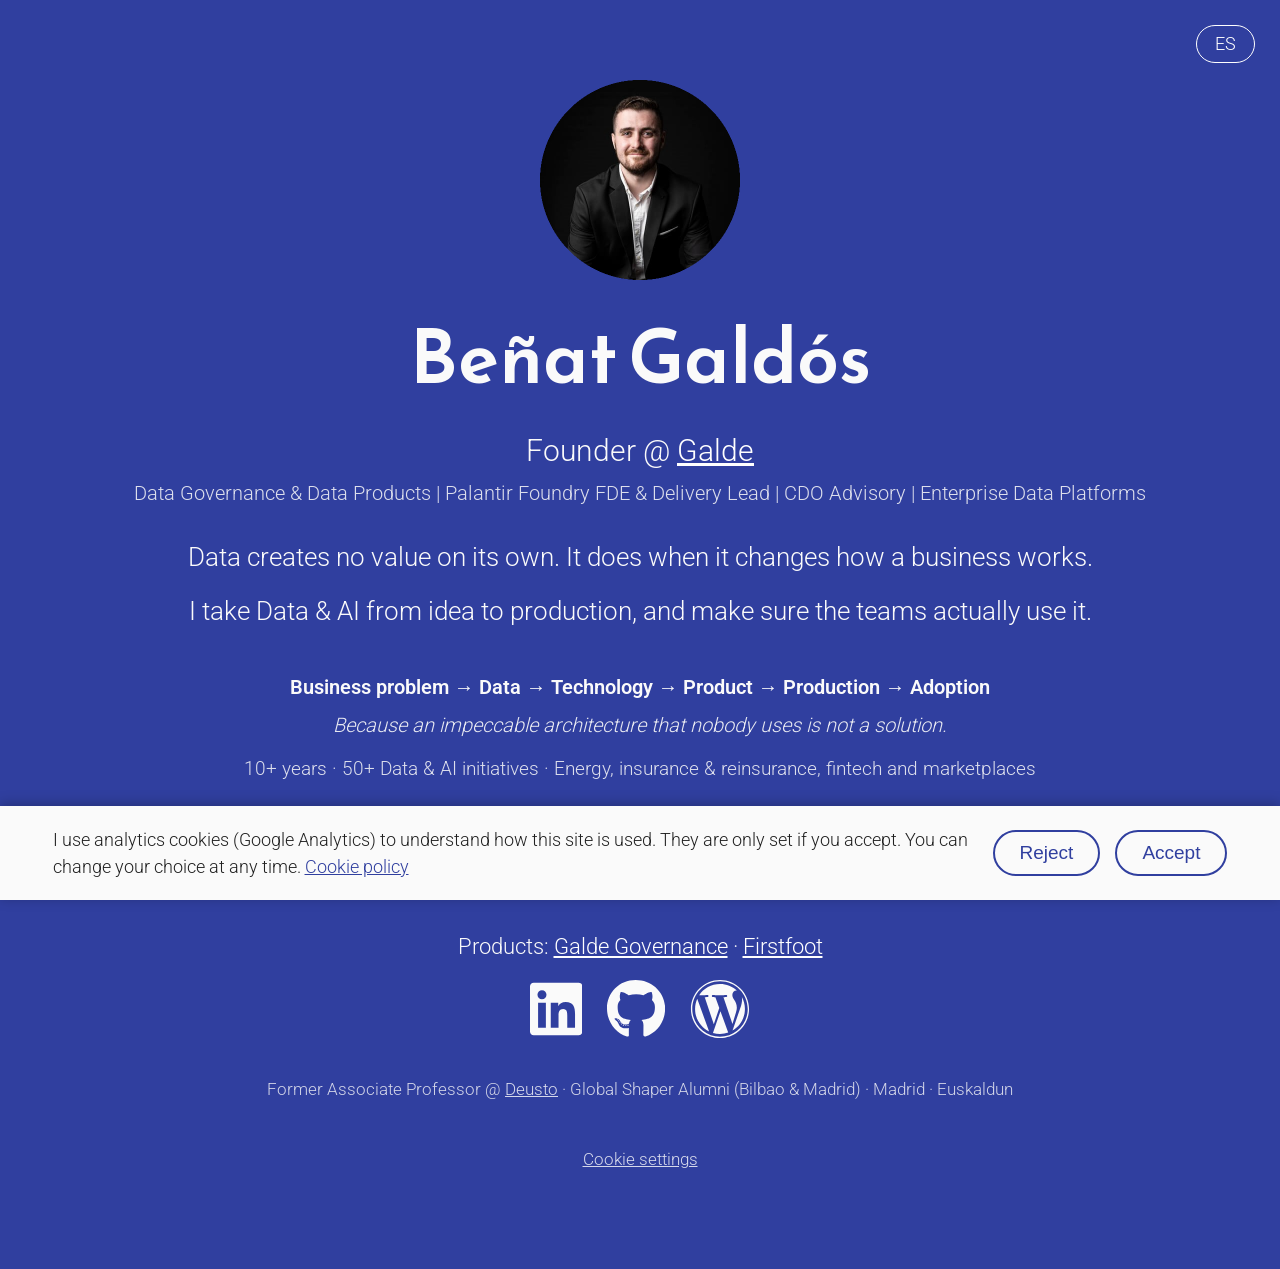
<file: index.html>
<!DOCTYPE html>
<html lang="en">
	<head>

	<!-- Google Analytics: ahora se carga desde js/cookies.js solo si se aceptan las cookies -->

	<meta charset="utf-8">
	<meta http-equiv="X-UA-Compatible" content="IE=edge">
	<meta name="viewport" content="width=device-width, initial-scale=1.0">

	<title>Beñat Galdós · Data Governance &amp; Palantir Foundry</title>
	<meta name="description" content="Beñat Galdós, founder of Galde. Data governance, data products and Palantir Foundry delivery. Based in Madrid.">

	<!-- Idiomas alternativos y redes sociales -->
	<link rel="alternate" hreflang="en" href="https://benatgaldos.net/">
	<link rel="alternate" hreflang="es" href="https://benatgaldos.net/es/">
	<link rel="alternate" hreflang="x-default" href="https://benatgaldos.net/">
	<link rel="canonical" href="https://benatgaldos.net/">
	<meta property="og:type" content="website">
	<meta property="og:title" content="Beñat Galdós · Data Governance &amp; Palantir Foundry">
	<meta property="og:description" content="Beñat Galdós, founder of Galde. Data governance, data products and Palantir Foundry delivery. Based in Madrid.">
	<meta property="og:image" content="https://benatgaldos.net/img/benat.png">
	<meta property="og:url" content="https://benatgaldos.net/">
	<meta name="twitter:card" content="summary">

	<link rel="icon" href="./img/galde.png" type="image/png" />

	<link rel="preload" href="./fonts/roboto-latin-300-normal.woff2" as="font" type="font/woff2" crossorigin>
	<link rel="preload" href="./fonts/reem-kufi-latin-600-normal.woff2" as="font" type="font/woff2" crossorigin>
	<link rel="stylesheet" href="./css/reset.css">
	<link rel="stylesheet" href="./css/styles.css">
	<link rel="stylesheet" href="./css/themes/indigo-white.css">
	<script src="./js/cookies.js" defer></script>
	<!-- Datos estructurados (schema.org/Person): ayudan a buscadores y asistentes de IA a identificarte y distinguirte de otras personas con tu apellido -->
	<script type="application/ld+json">
	{
	  "@context": "https://schema.org",
	  "@type": "Person",
	  "name": "Beñat Galdós",
	  "alternateName": [
	    "Benat Galdos",
	    "Beñat Galdós Aizpurua"
	  ],
	  "url": "https://benatgaldos.net/",
	  "image": "https://benatgaldos.net/img/benat.png",
	  "description": "Founder of Galde. Data governance, data products and Palantir Foundry delivery, based in Madrid.",
	  "jobTitle": "Founder, Data Governance & Palantir Foundry",
	  "worksFor": {
	    "@type": "Organization",
	    "name": "Galde",
	    "url": "https://galde.app/"
	  },
	  "address": {
	    "@type": "PostalAddress",
	    "addressLocality": "Madrid",
	    "addressCountry": "ES"
	  },
	  "knowsAbout": [
	    "Data Governance",
	    "Data Products",
	    "Palantir Foundry",
	    "Enterprise Data Platforms",
	    "CDO Advisory",
	    "Data & AI"
	  ],
	  "sameAs": [
	    "https://www.linkedin.com/in/benatgaldos/",
	    "https://github.com/Benny96",
	    "https://x.com/benat_galdos",
	    "https://www.bennytacora.com/"
	  ]
	}
	</script>
	</head>
	<body>
		<main>
			<div class="lang"><a href="./es/" hreflang="es">ES</a></div>
			<div class="logo">
				<span>
					<img src="./img/benat.png" alt="Beñat Galdós" style="width: 100%; height: 100%;"/>
				</span>
			</div>
			<h1 class="intro">Beñat Galdós</h1>
			<div class="tagline">Founder @ <a target="_blank" href="https://galde.app/">Galde</a></div>
			<div class="specialties">Data Governance &amp; Data Products | Palantir Foundry FDE &amp; Delivery Lead | CDO Advisory | Enterprise Data Platforms</div>
			<!-- Mensaje: adaptado de tu "Acerca de" de LinkedIn. Edítalo con tus palabras -->
			<p class="lead">Data creates no value on its own. It does when it changes how a business works.</p>
			<p class="lead">I take Data &amp; AI from idea to production, and make sure the teams actually use it.</p>
			<div class="flow">Business problem &rarr; Data &rarr; Technology &rarr; Product &rarr; Production &rarr; Adoption</div>
			<p class="quote">Because an impeccable architecture that nobody uses is not a solution.</p>
			<div class="proof">10+ years &middot; 50+ Data &amp; AI initiatives &middot; Energy, insurance &amp; reinsurance, fintech and marketplaces</div>
			<div class="cta">
				<a class="button" href="mailto:bgaldos@galde.app?subject=Project%20enquiry">Let&rsquo;s talk about your project</a>
			</div>
			<!-- Productos: los del footer de galde.app. Puedes añadir una frase corta a cada uno -->
			<div class="products">Products: <a target="_blank" href="https://governance.galde.app">Galde Governance</a> &middot; <a target="_blank" href="https://firstfoot.galde.app">Firstfoot</a></div>
			<!-- Iconos: SVG en línea de Font Awesome Free 5.15.4 (https://fontawesome.com, licencia CC BY 4.0: https://fontawesome.com/license/free). Más iconos: https://fontawesome.com/v5/search?m=free&s=brands -->
			<div class="icons-social">
				<a target="_blank" href="https://es.linkedin.com/in/benatgaldos/en" aria-label="LinkedIn" title="LinkedIn"><svg class="icon" xmlns="http://www.w3.org/2000/svg" viewBox="0 0 448 512" role="img" aria-hidden="true" focusable="false"><path fill="currentColor" d="M416 32H31.9C14.3 32 0 46.5 0 64.3v383.4C0 465.5 14.3 480 31.9 480H416c17.6 0 32-14.5 32-32.3V64.3c0-17.8-14.4-32.3-32-32.3zM135.4 416H69V202.2h66.5V416zm-33.2-243c-21.3 0-38.5-17.3-38.5-38.5S80.9 96 102.2 96c21.2 0 38.5 17.3 38.5 38.5 0 21.3-17.2 38.5-38.5 38.5zm282.1 243h-66.4V312c0-24.8-.5-56.7-34.5-56.7-34.6 0-39.9 27-39.9 54.9V416h-66.4V202.2h63.7v29.2h.9c8.9-16.8 30.6-34.5 62.9-34.5 67.2 0 79.7 44.3 79.7 101.9V416z"/></svg></a>
				<a target="_blank" href="https://github.com/Benny96" aria-label="GitHub" title="GitHub"><svg class="icon" xmlns="http://www.w3.org/2000/svg" viewBox="0 0 496 512" role="img" aria-hidden="true" focusable="false"><path fill="currentColor" d="M165.9 397.4c0 2-2.3 3.6-5.2 3.6-3.3.3-5.6-1.3-5.6-3.6 0-2 2.3-3.6 5.2-3.6 3-.3 5.6 1.3 5.6 3.6zm-31.1-4.5c-.7 2 1.3 4.3 4.3 4.9 2.6 1 5.6 0 6.2-2s-1.3-4.3-4.3-5.2c-2.6-.7-5.5.3-6.2 2.3zm44.2-1.7c-2.9.7-4.9 2.6-4.6 4.9.3 2 2.9 3.3 5.9 2.6 2.9-.7 4.9-2.6 4.6-4.6-.3-1.9-3-3.2-5.9-2.9zM244.8 8C106.1 8 0 113.3 0 252c0 110.9 69.8 205.8 169.5 239.2 12.8 2.3 17.3-5.6 17.3-12.1 0-6.2-.3-40.4-.3-61.4 0 0-70 15-84.7-29.8 0 0-11.4-29.1-27.8-36.6 0 0-22.9-15.7 1.6-15.4 0 0 24.9 2 38.6 25.8 21.9 38.6 58.6 27.5 72.9 20.9 2.3-16 8.8-27.1 16-33.7-55.9-6.2-112.3-14.3-112.3-110.5 0-27.5 7.6-41.3 23.6-58.9-2.6-6.5-11.1-33.3 2.6-67.9 20.9-6.5 69 27 69 27 20-5.6 41.5-8.5 62.8-8.5s42.8 2.9 62.8 8.5c0 0 48.1-33.6 69-27 13.7 34.7 5.2 61.4 2.6 67.9 16 17.7 25.8 31.5 25.8 58.9 0 96.5-58.9 104.2-114.8 110.5 9.2 7.9 17 22.9 17 46.4 0 33.7-.3 75.4-.3 83.6 0 6.5 4.6 14.4 17.3 12.1C428.2 457.8 496 362.9 496 252 496 113.3 383.5 8 244.8 8zM97.2 352.9c-1.3 1-1 3.3.7 5.2 1.6 1.6 3.9 2.3 5.2 1 1.3-1 1-3.3-.7-5.2-1.6-1.6-3.9-2.3-5.2-1zm-10.8-8.1c-.7 1.3.3 2.9 2.3 3.9 1.6 1 3.6.7 4.3-.7.7-1.3-.3-2.9-2.3-3.9-2-.6-3.6-.3-4.3.7zm32.4 35.6c-1.6 1.3-1 4.3 1.3 6.2 2.3 2.3 5.2 2.6 6.5 1 1.3-1.3.7-4.3-1.3-6.2-2.2-2.3-5.2-2.6-6.5-1zm-11.4-14.7c-1.6 1-1.6 3.6 0 5.9 1.6 2.3 4.3 3.3 5.6 2.3 1.6-1.3 1.6-3.9 0-6.2-1.4-2.3-4-3.3-5.6-2z"/></svg></a>
				<a target="_blank" href="https://www.bennytacora.com/en/" aria-label="Blog" title="Blog"><svg class="icon" xmlns="http://www.w3.org/2000/svg" viewBox="0 0 512 512" role="img" aria-hidden="true" focusable="false"><path fill="currentColor" d="M61.7 169.4l101.5 278C92.2 413 43.3 340.2 43.3 256c0-30.9 6.6-60.1 18.4-86.6zm337.9 75.9c0-26.3-9.4-44.5-17.5-58.7-10.8-17.5-20.9-32.4-20.9-49.9 0-19.6 14.8-37.8 35.7-37.8.9 0 1.8.1 2.8.2-37.9-34.7-88.3-55.9-143.7-55.9-74.3 0-139.7 38.1-177.8 95.9 5 .2 9.7.3 13.7.3 22.2 0 56.7-2.7 56.7-2.7 11.5-.7 12.8 16.2 1.4 17.5 0 0-11.5 1.3-24.3 2l77.5 230.4L249.8 247l-33.1-90.8c-11.5-.7-22.3-2-22.3-2-11.5-.7-10.1-18.2 1.3-17.5 0 0 35.1 2.7 56 2.7 22.2 0 56.7-2.7 56.7-2.7 11.5-.7 12.8 16.2 1.4 17.5 0 0-11.5 1.3-24.3 2l76.9 228.7 21.2-70.9c9-29.4 16-50.5 16-68.7zm-139.9 29.3l-63.8 185.5c19.1 5.6 39.2 8.7 60.1 8.7 24.8 0 48.5-4.3 70.6-12.1-.6-.9-1.1-1.9-1.5-2.9l-65.4-179.2zm183-120.7c.9 6.8 1.4 14 1.4 21.9 0 21.6-4 45.8-16.2 76.2l-65 187.9C426.2 403 468.7 334.5 468.7 256c0-37-9.4-71.8-26-102.1zM504 256c0 136.8-111.3 248-248 248C119.2 504 8 392.7 8 256 8 119.2 119.2 8 256 8c136.7 0 248 111.2 248 248zm-11.4 0c0-130.5-106.2-236.6-236.6-236.6C125.5 19.4 19.4 125.5 19.4 256S125.6 492.6 256 492.6c130.5 0 236.6-106.1 236.6-236.6z"/></svg></a>
			</div>
			<div class="small">Former Associate Professor @ <a target="_blank" href="https://www.deusto.es/en/home/we-are-deusto/faculties/engineering">Deusto</a> &middot; Global Shaper Alumni (Bilbao &amp; Madrid) &middot; Madrid &middot; Euskaldun</div>
			<div class="small"><a href="#" data-cookie-settings>Cookie settings</a></div>
		</main>
	</body>
</html>
</file>
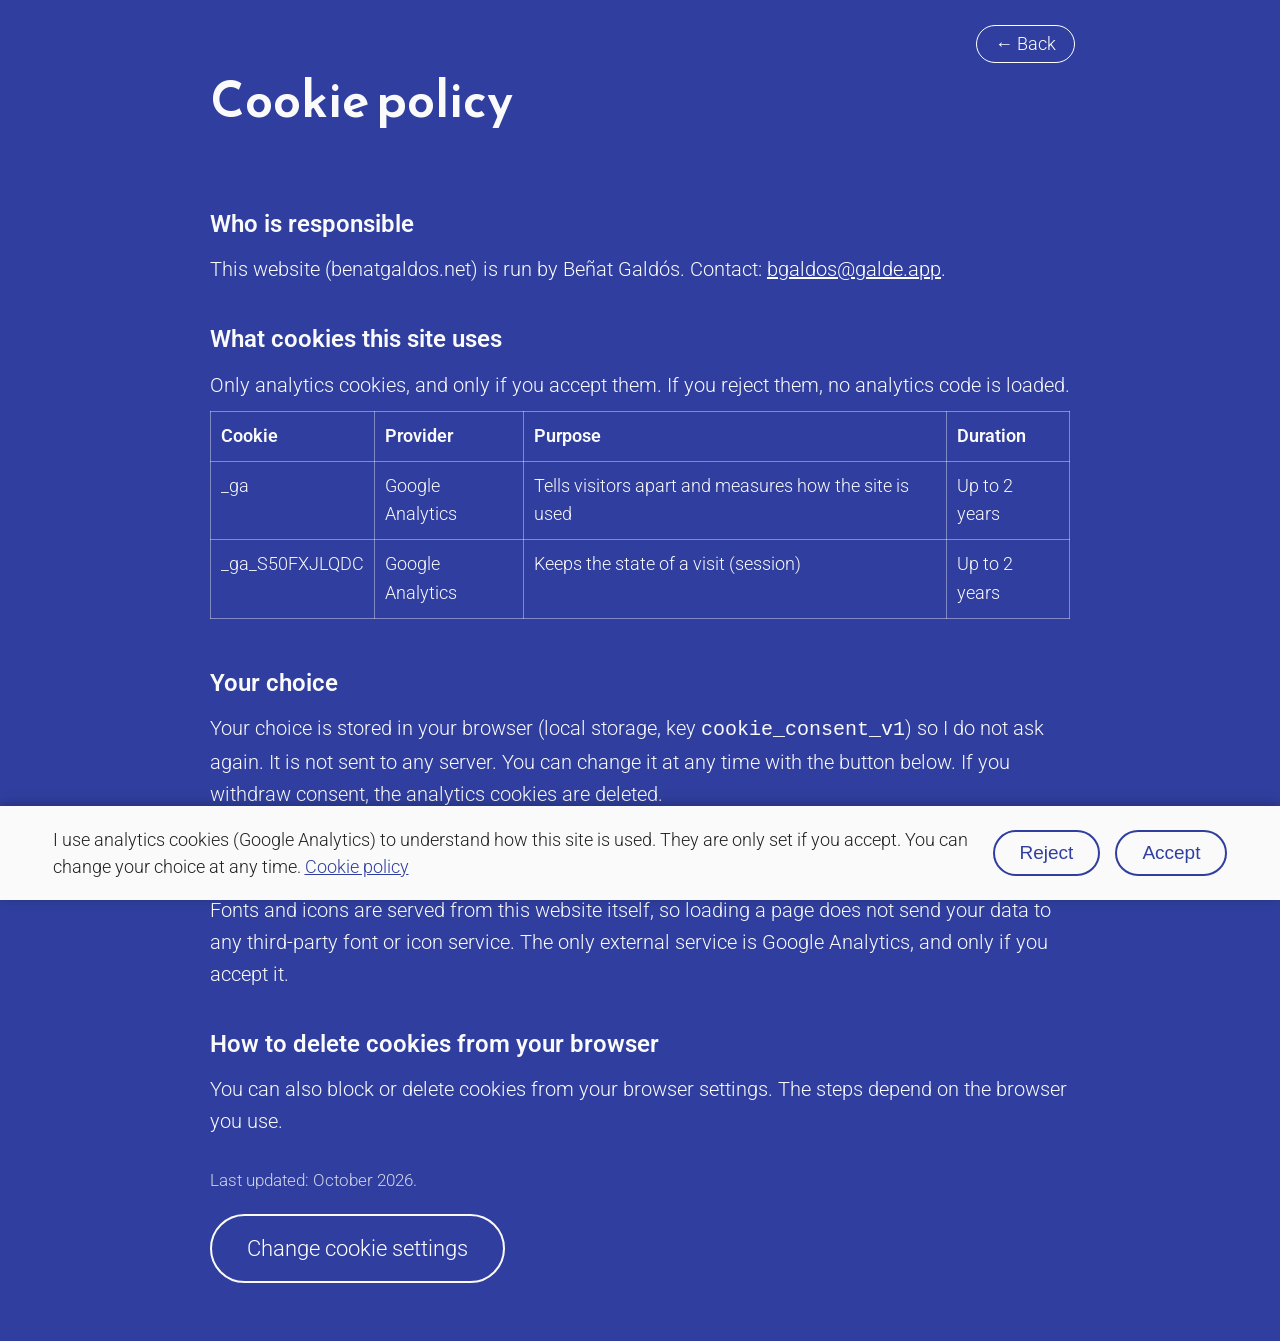
<file: cookies/index.html>
<!DOCTYPE html>
<html lang="en">
	<head>
	<meta charset="utf-8">
	<meta http-equiv="X-UA-Compatible" content="IE=edge">
	<meta name="viewport" content="width=device-width, initial-scale=1.0">
	<title>Cookie policy · Beñat Galdós</title>
	<meta name="robots" content="noindex">
	<link rel="icon" href="../img/galde.png" type="image/png" />
	<link rel="preload" href="../fonts/roboto-latin-300-normal.woff2" as="font" type="font/woff2" crossorigin>
	<link rel="preload" href="../fonts/reem-kufi-latin-600-normal.woff2" as="font" type="font/woff2" crossorigin>
	<link rel="stylesheet" href="../css/reset.css">
	<link rel="stylesheet" href="../css/styles.css">
	<link rel="stylesheet" href="../css/themes/indigo-white.css">
	<script src="../js/cookies.js" defer></script>
	</head>
	<body>
		<!-- Texto orientativo. Revísalo con tu asesor legal y alinéalo con el aviso legal y la política de cookies de Galde. -->
		<main class="doc">
			<div class="lang"><a href="../">&larr; Back</a></div>
			<h1 class="doc-title">Cookie policy</h1>
			<h2>Who is responsible</h2>
			<p>This website (benatgaldos.net) is run by Beñat Galdós. Contact: <a href="mailto:bgaldos@galde.app">bgaldos@galde.app</a>.</p>
			<h2>What cookies this site uses</h2>
			<p>Only analytics cookies, and only if you accept them. If you reject them, no analytics code is loaded.</p>
			<table>
				<tr><th>Cookie</th><th>Provider</th><th>Purpose</th><th>Duration</th></tr>
				<tr><td>_ga</td><td>Google Analytics</td><td>Tells visitors apart and measures how the site is used</td><td>Up to 2 years</td></tr>
				<tr><td>_ga_S50FXJLQDC</td><td>Google Analytics</td><td>Keeps the state of a visit (session)</td><td>Up to 2 years</td></tr>
			</table>
			<h2>Your choice</h2>
			<p>Your choice is stored in your browser (local storage, key <code>cookie_consent_v1</code>) so I do not ask again. It is not sent to any server. You can change it at any time with the button below. If you withdraw consent, the analytics cookies are deleted.</p>
			<h2>Fonts and icons</h2>
			<p>Fonts and icons are served from this website itself, so loading a page does not send your data to any third-party font or icon service. The only external service is Google Analytics, and only if you accept it.</p>
			<h2>How to delete cookies from your browser</h2>
			<p>You can also block or delete cookies from your browser settings. The steps depend on the browser you use.</p>
			<p class="small">Last updated: October 2026.</p>
			<p><a class="button" href="#" data-cookie-settings>Change cookie settings</a></p>
		</main>
	</body>
</html>
</file>
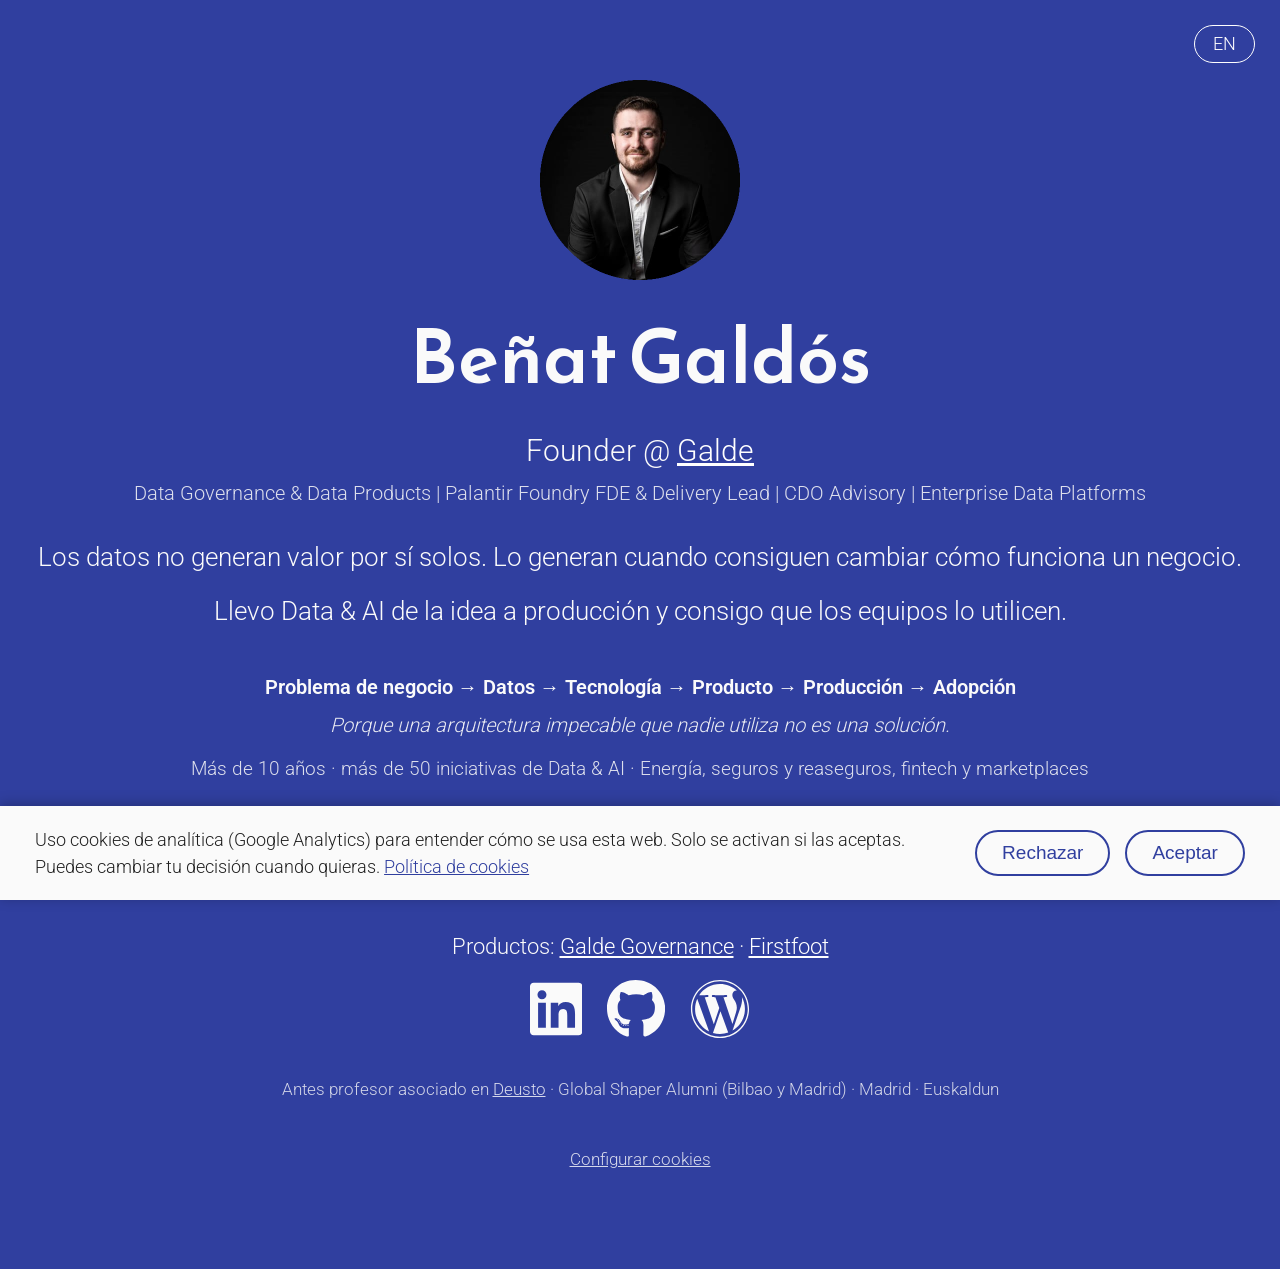
<file: es/index.html>
<!DOCTYPE html>
<html lang="es">
	<head>

	<!-- Google Analytics: ahora se carga desde js/cookies.js solo si se aceptan las cookies -->

	<meta charset="utf-8">
	<meta http-equiv="X-UA-Compatible" content="IE=edge">
	<meta name="viewport" content="width=device-width, initial-scale=1.0">

	<title>Beñat Galdós · Data Governance y Palantir Foundry</title>
	<meta name="description" content="Beñat Galdós, fundador de Galde. Data governance, productos de datos y proyectos en Palantir Foundry. Desde Madrid.">

	<!-- Idiomas alternativos y redes sociales -->
	<link rel="alternate" hreflang="en" href="https://benatgaldos.net/">
	<link rel="alternate" hreflang="es" href="https://benatgaldos.net/es/">
	<link rel="alternate" hreflang="x-default" href="https://benatgaldos.net/">
	<link rel="canonical" href="https://benatgaldos.net/es/">
	<meta property="og:type" content="website">
	<meta property="og:title" content="Beñat Galdós · Data Governance y Palantir Foundry">
	<meta property="og:description" content="Beñat Galdós, fundador de Galde. Data governance, productos de datos y proyectos en Palantir Foundry. Desde Madrid.">
	<meta property="og:image" content="https://benatgaldos.net/img/benat.png">
	<meta property="og:url" content="https://benatgaldos.net/es/">
	<meta name="twitter:card" content="summary">

	<link rel="icon" href="../img/galde.png" type="image/png" />

	<link rel="preload" href="../fonts/roboto-latin-300-normal.woff2" as="font" type="font/woff2" crossorigin>
	<link rel="preload" href="../fonts/reem-kufi-latin-600-normal.woff2" as="font" type="font/woff2" crossorigin>
	<link rel="stylesheet" href="../css/reset.css">
	<link rel="stylesheet" href="../css/styles.css">
	<link rel="stylesheet" href="../css/themes/indigo-white.css">
	<script src="../js/cookies.js" defer></script>
	<!-- Datos estructurados (schema.org/Person): ayudan a buscadores y asistentes de IA a identificarte y distinguirte de otras personas con tu apellido -->
	<script type="application/ld+json">
	{
	  "@context": "https://schema.org",
	  "@type": "Person",
	  "name": "Beñat Galdós",
	  "alternateName": [
	    "Benat Galdos",
	    "Beñat Galdós Aizpurua"
	  ],
	  "url": "https://benatgaldos.net/",
	  "image": "https://benatgaldos.net/img/benat.png",
	  "description": "Fundador de Galde. Data governance, productos de datos y proyectos en Palantir Foundry, desde Madrid.",
	  "jobTitle": "Founder, Data Governance & Palantir Foundry",
	  "worksFor": {
	    "@type": "Organization",
	    "name": "Galde",
	    "url": "https://galde.app/"
	  },
	  "address": {
	    "@type": "PostalAddress",
	    "addressLocality": "Madrid",
	    "addressCountry": "ES"
	  },
	  "knowsAbout": [
	    "Data Governance",
	    "Data Products",
	    "Palantir Foundry",
	    "Enterprise Data Platforms",
	    "CDO Advisory",
	    "Data & AI"
	  ],
	  "sameAs": [
	    "https://www.linkedin.com/in/benatgaldos/",
	    "https://github.com/Benny96",
	    "https://x.com/benat_galdos",
	    "https://www.bennytacora.com/"
	  ]
	}
	</script>
	</head>
	<body>
		<main>
			<div class="lang"><a href="../" hreflang="en">EN</a></div>
			<div class="logo">
				<span>
					<img src="../img/benat.png" alt="Beñat Galdós" style="width: 100%; height: 100%;"/>
				</span>
			</div>
			<h1 class="intro">Beñat Galdós</h1>
			<div class="tagline">Founder @ <a target="_blank" href="https://galde.app/">Galde</a></div>
			<div class="specialties">Data Governance &amp; Data Products | Palantir Foundry FDE &amp; Delivery Lead | CDO Advisory | Enterprise Data Platforms</div>
			<!-- Mensaje: adaptado de tu "Acerca de" de LinkedIn. Edítalo con tus palabras -->
			<p class="lead">Los datos no generan valor por sí solos. Lo generan cuando consiguen cambiar cómo funciona un negocio.</p>
			<p class="lead">Llevo Data &amp; AI de la idea a producción y consigo que los equipos lo utilicen.</p>
			<div class="flow">Problema de negocio &rarr; Datos &rarr; Tecnolog&iacute;a &rarr; Producto &rarr; Producci&oacute;n &rarr; Adopci&oacute;n</div>
			<p class="quote">Porque una arquitectura impecable que nadie utiliza no es una solución.</p>
			<div class="proof">M&aacute;s de 10 a&ntilde;os &middot; m&aacute;s de 50 iniciativas de Data &amp; AI &middot; Energ&iacute;a, seguros y reaseguros, fintech y marketplaces</div>
			<div class="cta">
				<a class="button" href="mailto:bgaldos@galde.app?subject=Consulta%20sobre%20proyecto">Hablemos de tu proyecto</a>
			</div>
			<!-- Productos: los del footer de galde.app. Puedes añadir una frase corta a cada uno -->
			<div class="products">Productos: <a target="_blank" href="https://governance.galde.app">Galde Governance</a> &middot; <a target="_blank" href="https://firstfoot.galde.app">Firstfoot</a></div>
			<!-- Iconos: SVG en línea de Font Awesome Free 5.15.4 (https://fontawesome.com, licencia CC BY 4.0: https://fontawesome.com/license/free). Más iconos: https://fontawesome.com/v5/search?m=free&s=brands -->
			<div class="icons-social">
				<a target="_blank" href="https://es.linkedin.com/in/benatgaldos/" aria-label="LinkedIn" title="LinkedIn"><svg class="icon" xmlns="http://www.w3.org/2000/svg" viewBox="0 0 448 512" role="img" aria-hidden="true" focusable="false"><path fill="currentColor" d="M416 32H31.9C14.3 32 0 46.5 0 64.3v383.4C0 465.5 14.3 480 31.9 480H416c17.6 0 32-14.5 32-32.3V64.3c0-17.8-14.4-32.3-32-32.3zM135.4 416H69V202.2h66.5V416zm-33.2-243c-21.3 0-38.5-17.3-38.5-38.5S80.9 96 102.2 96c21.2 0 38.5 17.3 38.5 38.5 0 21.3-17.2 38.5-38.5 38.5zm282.1 243h-66.4V312c0-24.8-.5-56.7-34.5-56.7-34.6 0-39.9 27-39.9 54.9V416h-66.4V202.2h63.7v29.2h.9c8.9-16.8 30.6-34.5 62.9-34.5 67.2 0 79.7 44.3 79.7 101.9V416z"/></svg></a>
				<a target="_blank" href="https://github.com/Benny96" aria-label="GitHub" title="GitHub"><svg class="icon" xmlns="http://www.w3.org/2000/svg" viewBox="0 0 496 512" role="img" aria-hidden="true" focusable="false"><path fill="currentColor" d="M165.9 397.4c0 2-2.3 3.6-5.2 3.6-3.3.3-5.6-1.3-5.6-3.6 0-2 2.3-3.6 5.2-3.6 3-.3 5.6 1.3 5.6 3.6zm-31.1-4.5c-.7 2 1.3 4.3 4.3 4.9 2.6 1 5.6 0 6.2-2s-1.3-4.3-4.3-5.2c-2.6-.7-5.5.3-6.2 2.3zm44.2-1.7c-2.9.7-4.9 2.6-4.6 4.9.3 2 2.9 3.3 5.9 2.6 2.9-.7 4.9-2.6 4.6-4.6-.3-1.9-3-3.2-5.9-2.9zM244.8 8C106.1 8 0 113.3 0 252c0 110.9 69.8 205.8 169.5 239.2 12.8 2.3 17.3-5.6 17.3-12.1 0-6.2-.3-40.4-.3-61.4 0 0-70 15-84.7-29.8 0 0-11.4-29.1-27.8-36.6 0 0-22.9-15.7 1.6-15.4 0 0 24.9 2 38.6 25.8 21.9 38.6 58.6 27.5 72.9 20.9 2.3-16 8.8-27.1 16-33.7-55.9-6.2-112.3-14.3-112.3-110.5 0-27.5 7.6-41.3 23.6-58.9-2.6-6.5-11.1-33.3 2.6-67.9 20.9-6.5 69 27 69 27 20-5.6 41.5-8.5 62.8-8.5s42.8 2.9 62.8 8.5c0 0 48.1-33.6 69-27 13.7 34.7 5.2 61.4 2.6 67.9 16 17.7 25.8 31.5 25.8 58.9 0 96.5-58.9 104.2-114.8 110.5 9.2 7.9 17 22.9 17 46.4 0 33.7-.3 75.4-.3 83.6 0 6.5 4.6 14.4 17.3 12.1C428.2 457.8 496 362.9 496 252 496 113.3 383.5 8 244.8 8zM97.2 352.9c-1.3 1-1 3.3.7 5.2 1.6 1.6 3.9 2.3 5.2 1 1.3-1 1-3.3-.7-5.2-1.6-1.6-3.9-2.3-5.2-1zm-10.8-8.1c-.7 1.3.3 2.9 2.3 3.9 1.6 1 3.6.7 4.3-.7.7-1.3-.3-2.9-2.3-3.9-2-.6-3.6-.3-4.3.7zm32.4 35.6c-1.6 1.3-1 4.3 1.3 6.2 2.3 2.3 5.2 2.6 6.5 1 1.3-1.3.7-4.3-1.3-6.2-2.2-2.3-5.2-2.6-6.5-1zm-11.4-14.7c-1.6 1-1.6 3.6 0 5.9 1.6 2.3 4.3 3.3 5.6 2.3 1.6-1.3 1.6-3.9 0-6.2-1.4-2.3-4-3.3-5.6-2z"/></svg></a>
				<a target="_blank" href="https://www.bennytacora.com/es/" aria-label="Blog" title="Blog"><svg class="icon" xmlns="http://www.w3.org/2000/svg" viewBox="0 0 512 512" role="img" aria-hidden="true" focusable="false"><path fill="currentColor" d="M61.7 169.4l101.5 278C92.2 413 43.3 340.2 43.3 256c0-30.9 6.6-60.1 18.4-86.6zm337.9 75.9c0-26.3-9.4-44.5-17.5-58.7-10.8-17.5-20.9-32.4-20.9-49.9 0-19.6 14.8-37.8 35.7-37.8.9 0 1.8.1 2.8.2-37.9-34.7-88.3-55.9-143.7-55.9-74.3 0-139.7 38.1-177.8 95.9 5 .2 9.7.3 13.7.3 22.2 0 56.7-2.7 56.7-2.7 11.5-.7 12.8 16.2 1.4 17.5 0 0-11.5 1.3-24.3 2l77.5 230.4L249.8 247l-33.1-90.8c-11.5-.7-22.3-2-22.3-2-11.5-.7-10.1-18.2 1.3-17.5 0 0 35.1 2.7 56 2.7 22.2 0 56.7-2.7 56.7-2.7 11.5-.7 12.8 16.2 1.4 17.5 0 0-11.5 1.3-24.3 2l76.9 228.7 21.2-70.9c9-29.4 16-50.5 16-68.7zm-139.9 29.3l-63.8 185.5c19.1 5.6 39.2 8.7 60.1 8.7 24.8 0 48.5-4.3 70.6-12.1-.6-.9-1.1-1.9-1.5-2.9l-65.4-179.2zm183-120.7c.9 6.8 1.4 14 1.4 21.9 0 21.6-4 45.8-16.2 76.2l-65 187.9C426.2 403 468.7 334.5 468.7 256c0-37-9.4-71.8-26-102.1zM504 256c0 136.8-111.3 248-248 248C119.2 504 8 392.7 8 256 8 119.2 119.2 8 256 8c136.7 0 248 111.2 248 248zm-11.4 0c0-130.5-106.2-236.6-236.6-236.6C125.5 19.4 19.4 125.5 19.4 256S125.6 492.6 256 492.6c130.5 0 236.6-106.1 236.6-236.6z"/></svg></a>
			</div>
			<div class="small">Antes profesor asociado en <a target="_blank" href="https://www.deusto.es/en/home/we-are-deusto/faculties/engineering">Deusto</a> &middot; Global Shaper Alumni (Bilbao y Madrid) &middot; Madrid &middot; Euskaldun</div>
			<div class="small"><a href="#" data-cookie-settings>Configurar cookies</a></div>
		</main>
	</body>
</html>
</file>
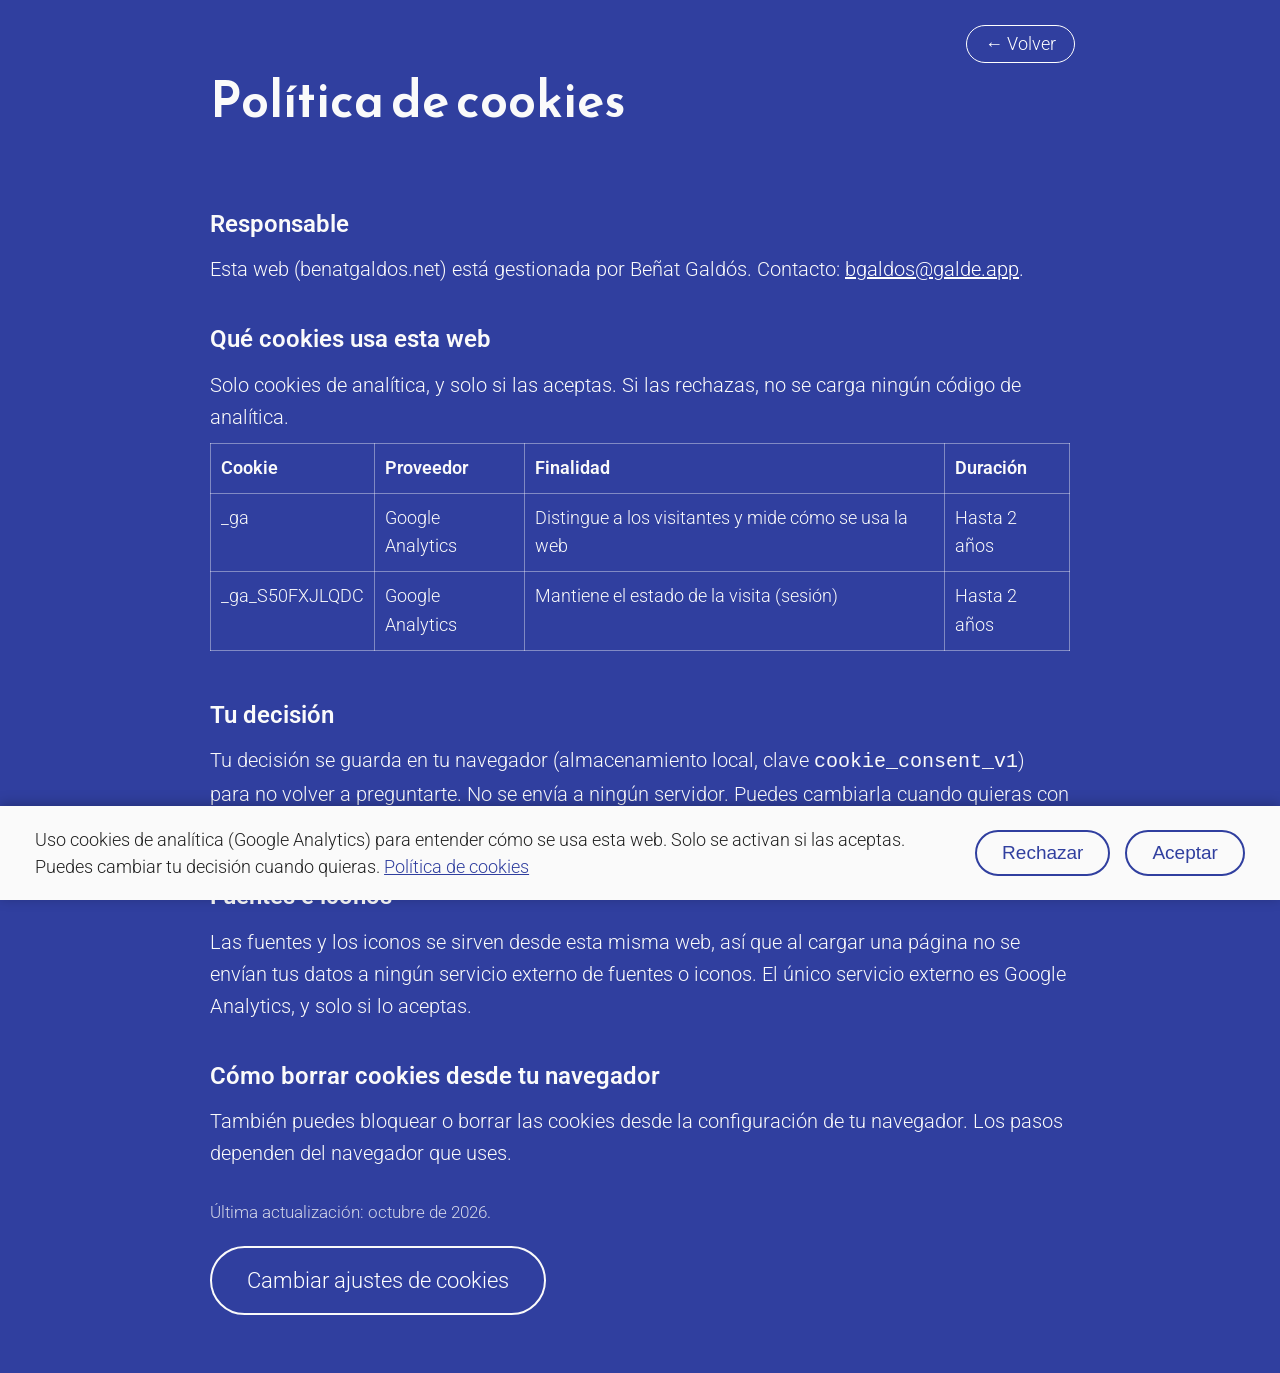
<file: es/cookies/index.html>
<!DOCTYPE html>
<html lang="es">
	<head>
	<meta charset="utf-8">
	<meta http-equiv="X-UA-Compatible" content="IE=edge">
	<meta name="viewport" content="width=device-width, initial-scale=1.0">
	<title>Política de cookies · Beñat Galdós</title>
	<meta name="robots" content="noindex">
	<link rel="icon" href="../../img/galde.png" type="image/png" />
	<link rel="preload" href="../../fonts/roboto-latin-300-normal.woff2" as="font" type="font/woff2" crossorigin>
	<link rel="preload" href="../../fonts/reem-kufi-latin-600-normal.woff2" as="font" type="font/woff2" crossorigin>
	<link rel="stylesheet" href="../../css/reset.css">
	<link rel="stylesheet" href="../../css/styles.css">
	<link rel="stylesheet" href="../../css/themes/indigo-white.css">
	<script src="../../js/cookies.js" defer></script>
	</head>
	<body>
		<!-- Texto orientativo. Revísalo con tu asesor legal y alinéalo con el aviso legal y la política de cookies de Galde. -->
		<main class="doc">
			<div class="lang"><a href="../../es/">&larr; Volver</a></div>
			<h1 class="doc-title">Política de cookies</h1>
			<h2>Responsable</h2>
			<p>Esta web (benatgaldos.net) está gestionada por Beñat Galdós. Contacto: <a href="mailto:bgaldos@galde.app">bgaldos@galde.app</a>.</p>
			<h2>Qué cookies usa esta web</h2>
			<p>Solo cookies de analítica, y solo si las aceptas. Si las rechazas, no se carga ningún código de analítica.</p>
			<table>
				<tr><th>Cookie</th><th>Proveedor</th><th>Finalidad</th><th>Duración</th></tr>
				<tr><td>_ga</td><td>Google Analytics</td><td>Distingue a los visitantes y mide cómo se usa la web</td><td>Hasta 2 años</td></tr>
				<tr><td>_ga_S50FXJLQDC</td><td>Google Analytics</td><td>Mantiene el estado de la visita (sesión)</td><td>Hasta 2 años</td></tr>
			</table>
			<h2>Tu decisión</h2>
			<p>Tu decisión se guarda en tu navegador (almacenamiento local, clave <code>cookie_consent_v1</code>) para no volver a preguntarte. No se envía a ningún servidor. Puedes cambiarla cuando quieras con el botón de abajo. Si retiras el consentimiento, se eliminan las cookies de analítica.</p>
			<h2>Fuentes e iconos</h2>
			<p>Las fuentes y los iconos se sirven desde esta misma web, así que al cargar una página no se envían tus datos a ningún servicio externo de fuentes o iconos. El único servicio externo es Google Analytics, y solo si lo aceptas.</p>
			<h2>Cómo borrar cookies desde tu navegador</h2>
			<p>También puedes bloquear o borrar las cookies desde la configuración de tu navegador. Los pasos dependen del navegador que uses.</p>
			<p class="small">Última actualización: octubre de 2026.</p>
			<p><a class="button" href="#" data-cookie-settings>Cambiar ajustes de cookies</a></p>
		</main>
	</body>
</html>
</file>
<file: css/styles.css>
/* Fuentes alojadas en este repo (sin Google Fonts). Origen y licencias: ver fonts/README.md */

@font-face {
	font-family: 'Roboto';
	font-style: normal;
	font-weight: 300;
	font-display: swap;
	src: url('../fonts/roboto-latin-300-normal.woff2') format('woff2');
}

@font-face {
	font-family: 'Roboto';
	font-style: normal;
	font-weight: 600;
	font-display: swap;
	src: url('../fonts/roboto-latin-600-normal.woff2') format('woff2');
}

@font-face {
	font-family: 'Reem Kufi';
	font-style: normal;
	font-weight: 600;
	font-display: swap;
	src: url('../fonts/reem-kufi-latin-600-normal.woff2') format('woff2');
}

/* Typography */

html {
	font-family: 'Roboto', sans-serif;
}

@media (min-width: 576px) {
	html {
		font-size: 14px;
	}
}

@media (min-width: 768px) {
	html {
		font-size: 16px;
	}
}

@media (min-width: 992px) {
	html {
		font-size: 18px;
	}
}

@media (min-width: 1200px) {
	html {
		font-size: 20px;
	}
}

.icons-social .icon {
	height: 3em;
	width: auto;
	vertical-align: middle;
}

/* Custom Styles */

main {
	display: flex;
	flex-direction: column;
	min-height: 100vh;
	justify-content: center;
	padding: 3rem 20px;
	text-align: center;
}

main > .logo {
    display: block;
    margin-left: auto;
    margin-right: auto;
    width: 10rem;
	height: 10rem;
}

main > .intro {
	font-family: 'Reem Kufi', sans-serif;
	font-size: 3.75em;
	font-weight: 600;
}

main > .tagline {
	font-size: 1.5rem;
	margin: 1.5rem 0;
	font-weight: 100;
}

main > .contact {
	font-size: 1.5rem;
	margin: 1.5rem 0;
	font-weight: 100;
}

main > .inspiration {
	font-size: 1.5rem;
	margin: 1.5rem 0;
	font-weight: 100;
}

.icons-social .icon {
	padding: 10px;
	box-sizing: content-box;
}

.devto {
	margin-bottom: -0.20rem;
}

.devto svg {
	margin-bottom: -0.20rem;
	margin-left: 0.675rem;;
	width: 2.65rem;
	height: 2.65rem;
}

/* ---- Añadidos oct 2026: posicionamiento, CTA, idioma ---- */

main {
	position: relative;
}

.lang {
	position: absolute;
	top: 1.25rem;
	right: 1.25rem;
	font-size: 0.9rem;
}

/* Selector de idioma como botón (píldora) */
.lang a {
	display: inline-block;
	padding: 0.35rem 0.9rem;
	border: 1.5px solid currentColor;
	border-radius: 999px;
	line-height: 1.2;
	text-decoration: none;
	transition: background 0.2s ease, color 0.2s ease;
}

main > .intro {
	margin-top: 1rem;
}

main > .tagline {
	margin: 1rem 0 0.5rem;
}

main > .specialties {
	font-size: 1rem;
	line-height: 1.5;
	max-width: 72rem;
	margin: 0 auto 1.5rem;
	opacity: 0.85;
}

main > .lead {
	font-size: 1.3rem;
	line-height: 1.5;
	max-width: 72rem;
	margin: 0 auto 0.75rem;
	font-weight: 300;
}

main > .flow {
	font-size: 1rem;
	line-height: 1.6;
	max-width: 72rem;
	margin: 1.25rem auto 0.5rem;
	font-weight: 600;
}

main > .quote {
	font-size: 1rem;
	font-style: italic;
	max-width: 72rem;
	margin: 0 auto 1rem;
	opacity: 0.9;
}

main > .proof {
	font-size: 0.95rem;
	max-width: 72rem;
	margin: 0 auto 1.25rem;
	opacity: 0.85;
}

main > .cta {
	margin: 1rem 0 1.5rem;
}

.button {
	display: inline-block;
	padding: 0.75rem 1.75rem;
	border: 2px solid #FAFAFA;
	border-radius: 999px;
	font-size: 1.1rem;
	text-decoration: none;
}

main > .products {
	font-size: 1.1rem;
	margin: 1rem 0 0.5rem;
}

main > .small {
	font-size: 0.85rem;
	opacity: 0.8;
	margin: 1.5rem 0 1rem;
}

.icons-social a {
	text-decoration: none;
}

/* ---- Aviso de cookies y páginas de texto ---- */

#cookie-banner {
	position: fixed;
	left: 0;
	right: 0;
	bottom: 0;
	z-index: 1000;
	display: flex;
	flex-wrap: wrap;
	align-items: center;
	justify-content: center;
	gap: 1rem;
	padding: 1rem 1.25rem;
	background: #FAFAFA;
	color: #212121;
	font-size: 0.9rem;
	line-height: 1.5;
	box-shadow: 0 -2px 12px rgba(0, 0, 0, 0.25);
	/* Aparece con un fade suave unos instantes después de cargar la página */
	animation: cookie-in 0.45s ease-out 0.5s backwards;
	transition: opacity 0.3s ease, transform 0.3s ease;
}

#cookie-banner.closing {
	opacity: 0;
	transform: translateY(16px);
}

@keyframes cookie-in {
	from {
		opacity: 0;
		transform: translateY(16px);
	}
	to {
		opacity: 1;
		transform: translateY(0);
	}
}

@media (prefers-reduced-motion: reduce) {
	#cookie-banner {
		animation: none;
		transition: none;
	}
}

#cookie-banner p {
	margin: 0;
	max-width: 46rem;
}

#cookie-banner a {
	color: #303F9F;
}

.cookie-actions {
	display: flex;
	gap: 0.75rem;
}

/* Los dos botones tienen el mismo peso visual */
.cookie-actions button {
	padding: 0.5rem 1.25rem;
	border: 2px solid #303F9F;
	border-radius: 999px;
	background: #FAFAFA;
	color: #303F9F;
	font-size: 0.95rem;
	cursor: pointer;
}

.cookie-actions button:hover,
.cookie-actions button:focus {
	background: #303F9F;
	color: #FAFAFA;
}

main.doc {
	max-width: 46rem;
	margin: 0 auto;
	justify-content: flex-start;
	text-align: left;
	padding: 3rem 30px;
	font-size: 1rem;
	line-height: 1.6;
}

main.doc h1 {
	font-family: 'Reem Kufi', sans-serif;
	font-size: 2.5rem;
	font-weight: 600;
	margin-bottom: 1.5rem;
}

main.doc h2 {
	font-size: 1.2rem;
	font-weight: 600;
	margin: 1.75rem 0 0.5rem;
}

main.doc table {
	width: 100%;
	border-collapse: collapse;
	margin: 0.5rem 0;
	font-size: 0.9rem;
}

main.doc th,
main.doc td {
	border: 1px solid rgba(250, 250, 250, 0.4);
	padding: 0.5rem;
	text-align: left;
	vertical-align: top;
}

main.doc code {
	font-family: monospace;
}


/* Más aire en pantallas grandes */
@media (min-width: 768px) {
	main {
		padding: 4rem 24px;
	}
}

/* Si una frase aún no cabe en una línea, que se reparta de forma equilibrada (sin palabras sueltas) */
main > .specialties,
main > .lead,
main > .flow,
main > .quote,
main > .proof {
	text-wrap: balance;
}
</file>
<file: css/themes/indigo-white.css>
/* Theme */

main {
	background: #303F9F;
	color: #FAFAFA;
}

.icons-social a {
	color: #FAFAFA;
}

.icons-social a svg path{
	fill: #FAFAFA;
}

.tagline a {
	color: #FFFFFF;
}

.contact a {
	color: #FFFFFF;
}

.inspiration a {
	color: #FFFFFF;
}

.lang a,
.products a,
.small a {
	color: #FFFFFF;
}

.button {
	color: #FAFAFA;
}

.button:hover,
.button:focus {
	background: #FAFAFA;
	color: #303F9F;
}

body {
	background: #303F9F;
}

main.doc a {
	color: #FFFFFF;
}

.lang a:hover,
.lang a:focus {
	background: #FAFAFA;
	color: #303F9F;
}
</file>
